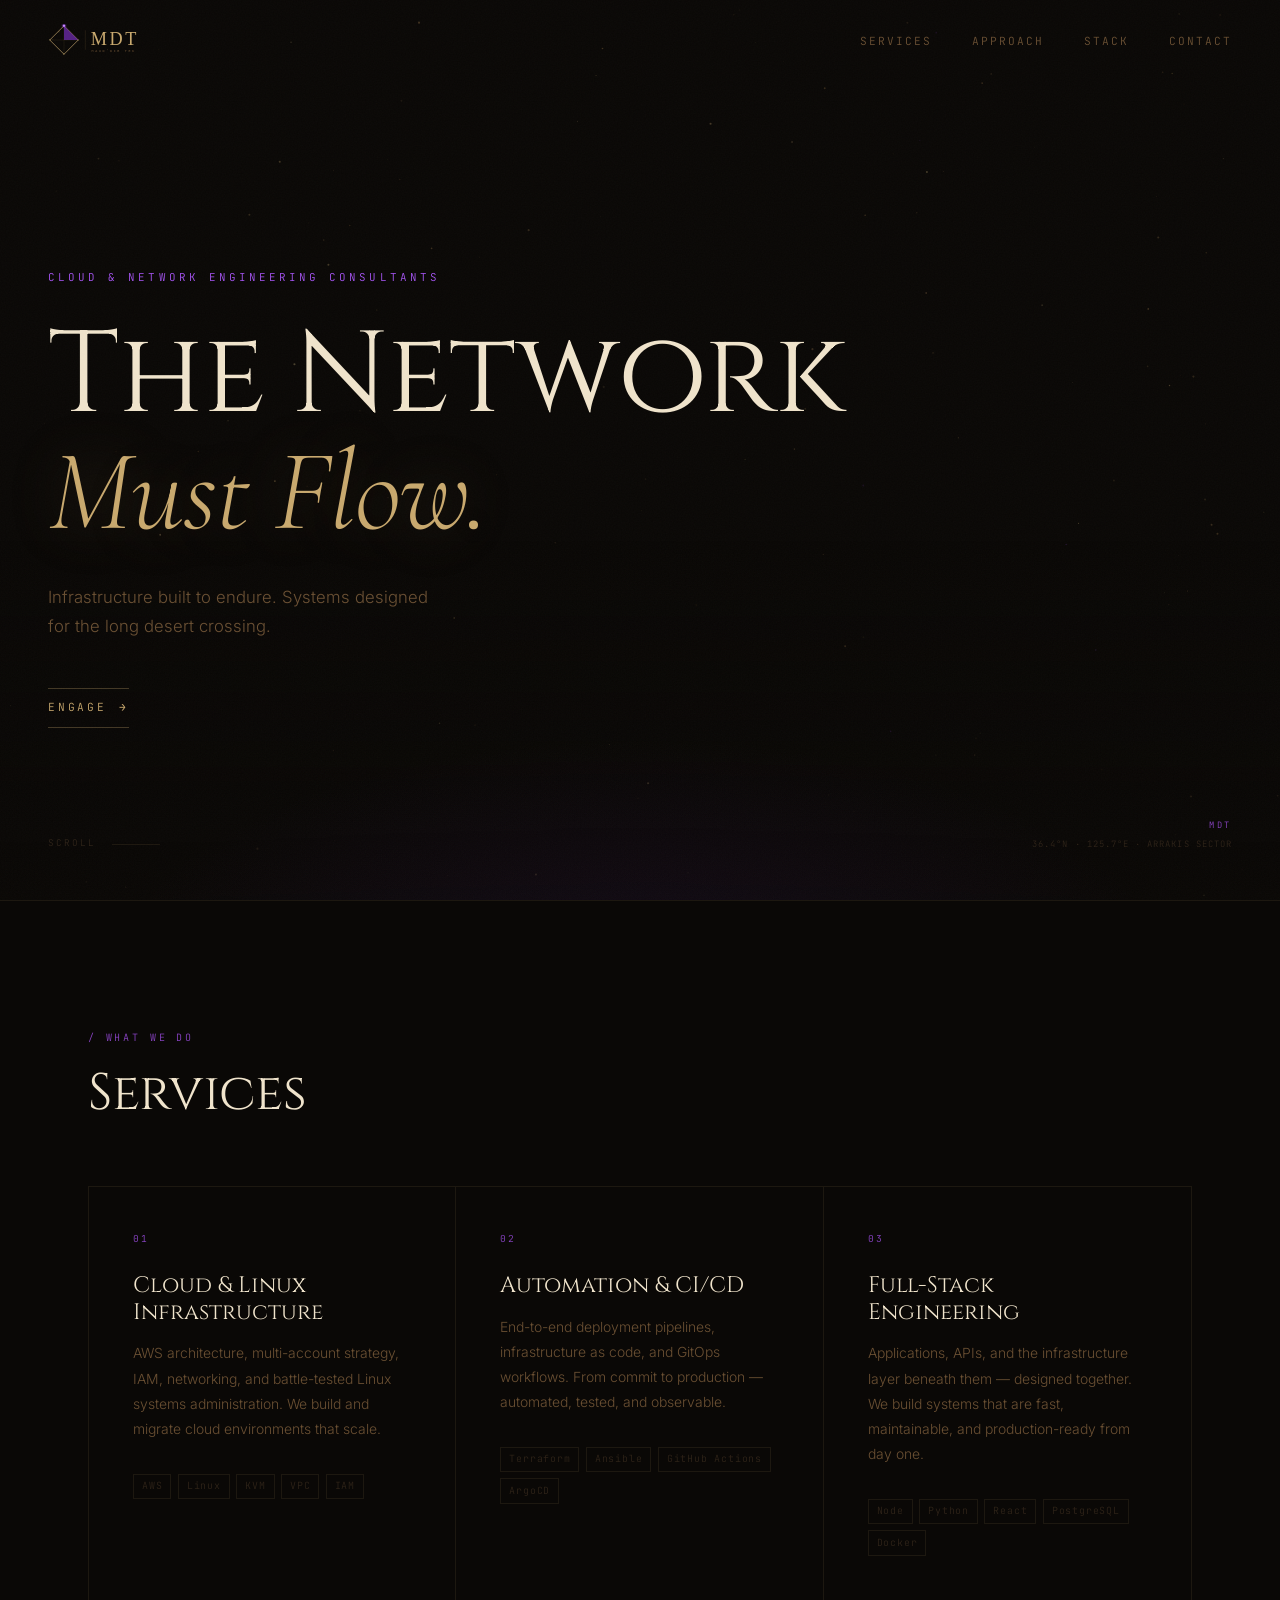
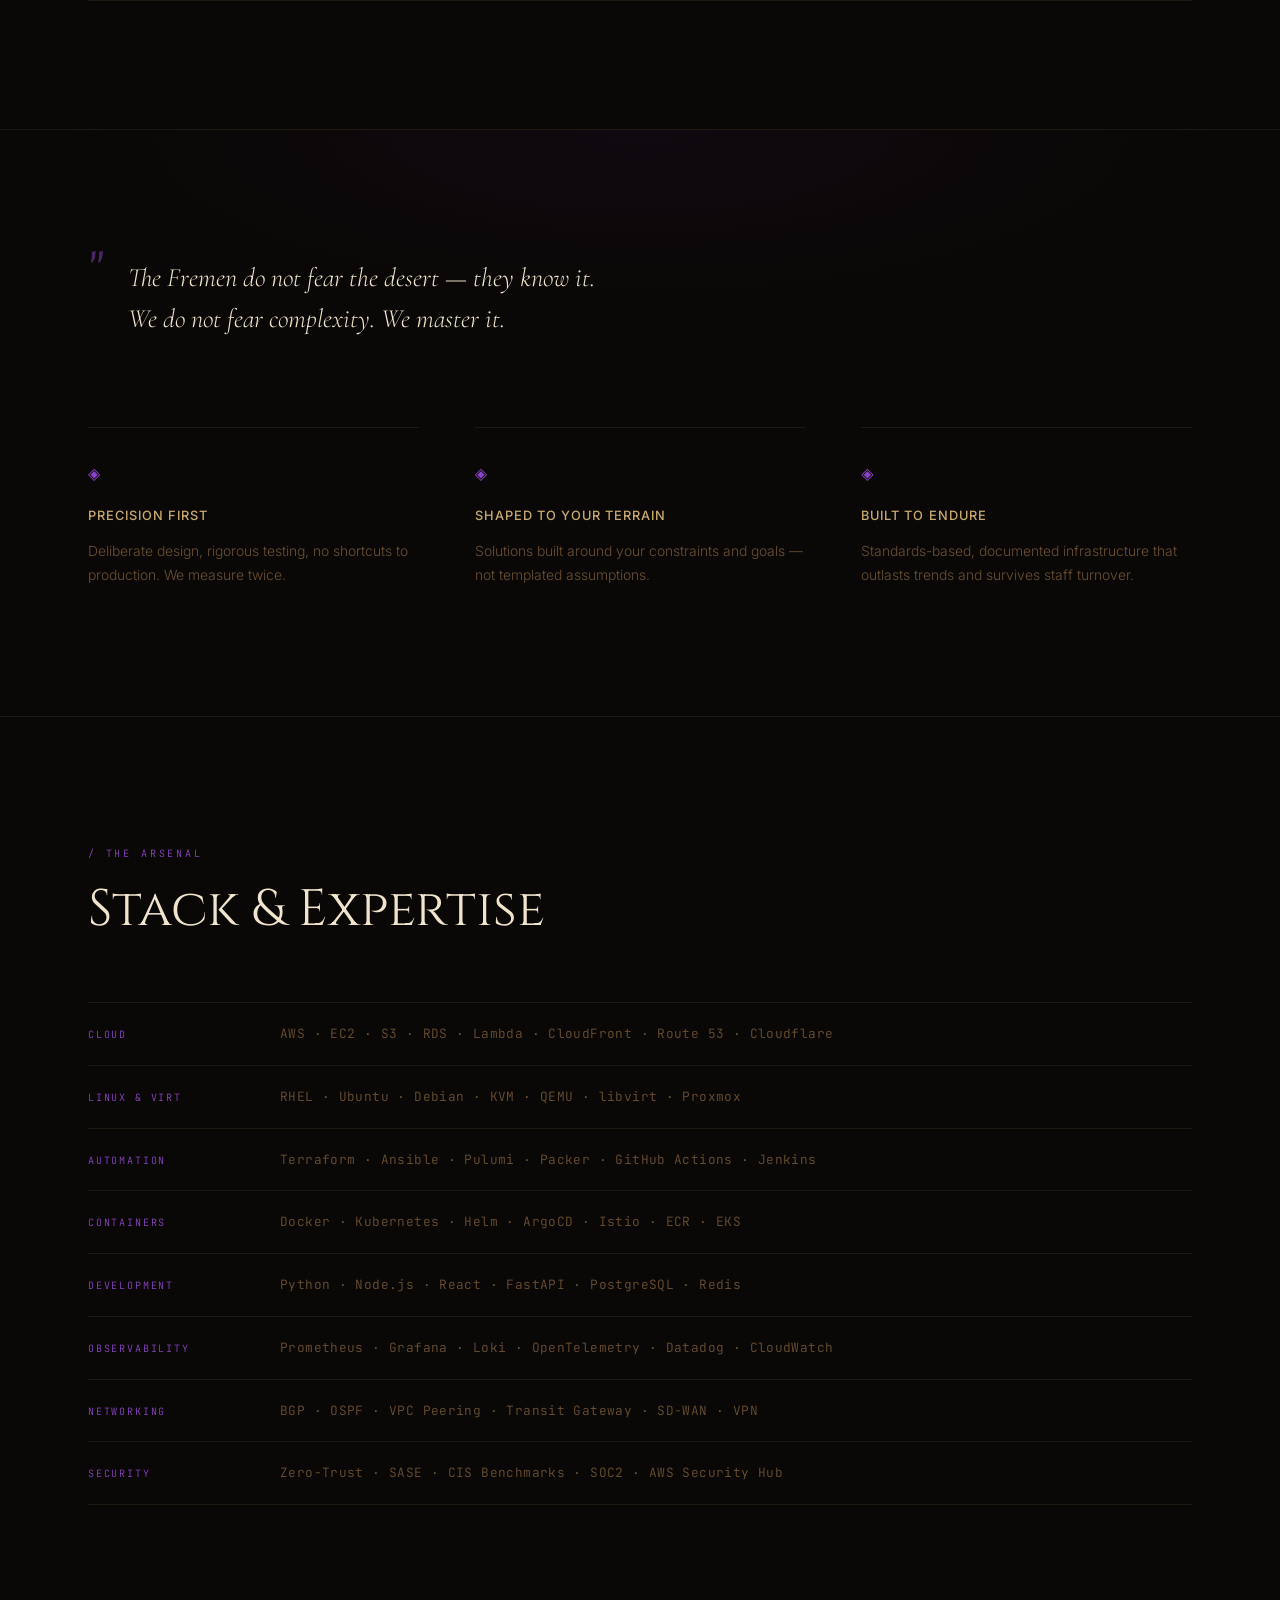
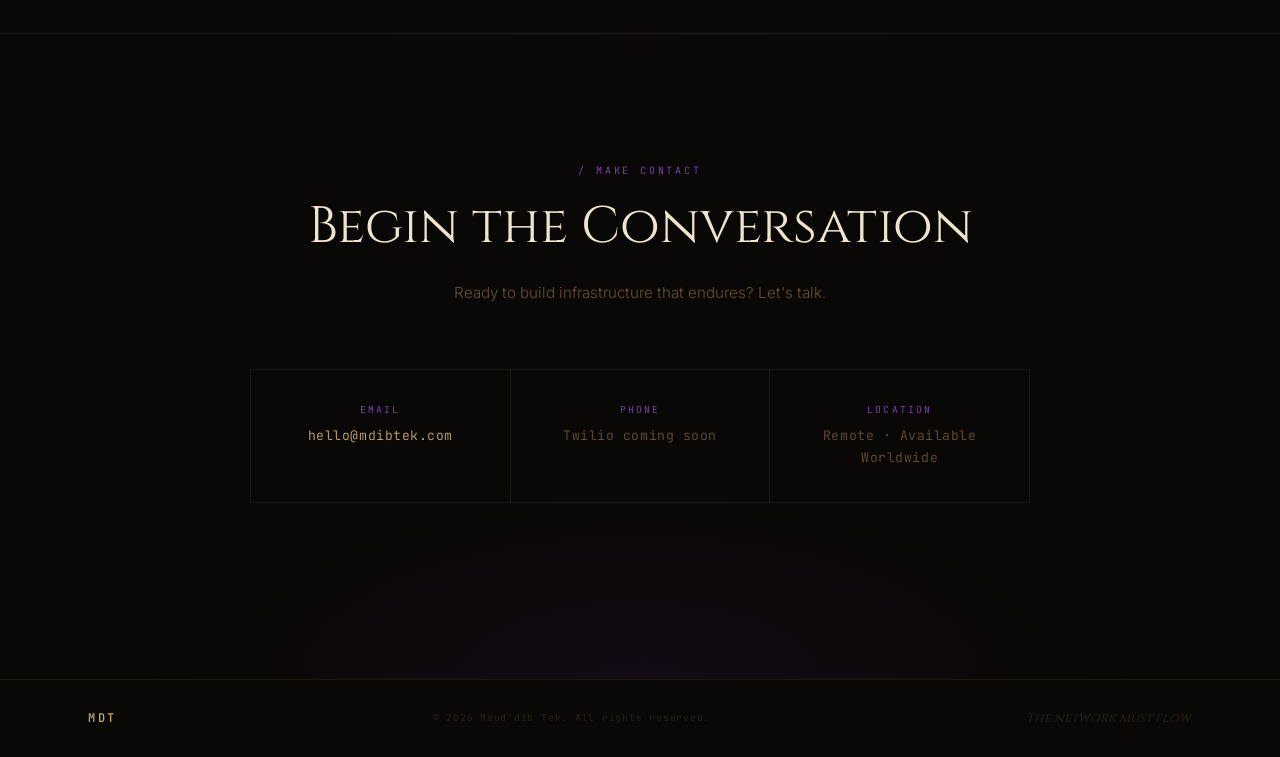
<file: index.html>
<!DOCTYPE html>
<html lang="en">
<head>
  <meta charset="UTF-8">
  <meta name="viewport" content="width=device-width, initial-scale=1.0">
  <meta name="description" content="MDT — Maud'dib Tek. Cloud, Linux, and network engineering consultants. The network must flow.">
  <meta property="og:title" content="MDT — Maud'dib Tek">
  <meta property="og:description" content="Cloud &amp; network engineering consultants. The network must flow.">
  <meta property="og:image" content="logo.svg">
  <title>MDT — Maud'dib Tek</title>
  <link rel="icon" href="favicon.svg" type="image/svg+xml">
  <link rel="preconnect" href="https://fonts.googleapis.com">
  <link rel="preconnect" href="https://fonts.gstatic.com" crossorigin>
  <link href="https://fonts.googleapis.com/css2?family=Cinzel:wght@700;900&family=Cormorant+Garamond:ital,wght@0,300;0,400;0,500;1,300;1,400&family=Inter:wght@300;400;500&family=JetBrains+Mono:wght@300;400;500&display=swap" rel="stylesheet">
  <link rel="stylesheet" href="style.css">
</head>
<body>

  <canvas id="sand-canvas" aria-hidden="true"></canvas>

  <!-- Navigation -->
  <nav id="nav">
    <div class="nav-inner">
      <a href="#" class="nav-logo" aria-label="MDT home">
        <img src="logo.svg" alt="MDT — Maud'dib Tek" class="nav-logo-img" height="36">
      </a>
      <button id="nav-toggle" class="nav-toggle" aria-label="Open menu" aria-expanded="false" aria-controls="nav-links">
        <span class="nav-toggle-bar"></span>
        <span class="nav-toggle-bar"></span>
        <span class="nav-toggle-bar"></span>
      </button>
      <ul id="nav-links" class="nav-links" role="list">
        <li><a href="#services">Services</a></li>
        <li><a href="#approach">Approach</a></li>
        <li><a href="#stack">Stack</a></li>
        <li><a href="#contact">Contact</a></li>
      </ul>
    </div>
  </nav>

  <!-- Hero -->
  <section id="hero" aria-label="Hero">
    <div class="hero-inner">
      <p class="hero-eyebrow">Cloud &amp; Network Engineering Consultants</p>
      <h1 class="hero-title">
        The Network<br><em>Must Flow.</em>
      </h1>
      <p class="hero-sub">
        Infrastructure built to endure. Systems designed for the long desert crossing.
      </p>
      <a href="#contact" class="btn-primary">Engage <span aria-hidden="true">→</span></a>
    </div>

    <div class="hero-coords" aria-hidden="true">
      <span class="coord-label">MDT</span>
      <span class="coord-val">36.4°N · 125.7°E · ARRAKIS SECTOR</span>
    </div>

    <div class="hero-scroll" aria-hidden="true">
      <span>scroll</span>
      <div class="scroll-bar"><div class="scroll-fill"></div></div>
    </div>
  </section>

  <!-- Services -->
  <section id="services" aria-labelledby="services-heading">
    <div class="section-inner">
      <p class="section-eyebrow reveal">/ what we do</p>
      <h2 id="services-heading" class="section-title reveal">Services</h2>
      <div class="services-grid">

        <article class="service-card reveal">
          <div class="card-num" aria-hidden="true">01</div>
          <h3>Cloud &amp; Linux Infrastructure</h3>
          <p>
            AWS architecture, multi-account strategy, IAM, networking, and battle-tested
            Linux systems administration. We build and migrate cloud environments that scale.
          </p>
          <ul class="tag-list" aria-label="Technologies">
            <li>AWS</li><li>Linux</li><li>KVM</li><li>VPC</li><li>IAM</li>
          </ul>
        </article>

        <article class="service-card reveal">
          <div class="card-num" aria-hidden="true">02</div>
          <h3>Automation &amp; CI/CD</h3>
          <p>
            End-to-end deployment pipelines, infrastructure as code, and GitOps workflows.
            From commit to production — automated, tested, and observable.
          </p>
          <ul class="tag-list" aria-label="Technologies">
            <li>Terraform</li><li>Ansible</li><li>GitHub Actions</li><li>ArgoCD</li>
          </ul>
        </article>

        <article class="service-card reveal">
          <div class="card-num" aria-hidden="true">03</div>
          <h3>Full-Stack Engineering</h3>
          <p>
            Applications, APIs, and the infrastructure layer beneath them — designed together.
            We build systems that are fast, maintainable, and production-ready from day one.
          </p>
          <ul class="tag-list" aria-label="Technologies">
            <li>Node</li><li>Python</li><li>React</li><li>PostgreSQL</li><li>Docker</li>
          </ul>
        </article>

      </div>
    </div>
  </section>

  <!-- Approach -->
  <section id="approach" aria-labelledby="approach-heading">
    <div class="section-inner">
      <div class="approach-quote reveal" aria-label="Company philosophy">
        <span class="quote-glyph" aria-hidden="true">"</span>
        <blockquote>
          The Fremen do not fear the desert — they know it.<br>
          We do not fear complexity. We master it.
        </blockquote>
      </div>

      <div class="approach-pillars">
        <div class="pillar reveal">
          <span class="pillar-mark" aria-hidden="true">◈</span>
          <h3>Precision First</h3>
          <p>Deliberate design, rigorous testing, no shortcuts to production. We measure twice.</p>
        </div>
        <div class="pillar reveal">
          <span class="pillar-mark" aria-hidden="true">◈</span>
          <h3>Shaped to Your Terrain</h3>
          <p>Solutions built around your constraints and goals — not templated assumptions.</p>
        </div>
        <div class="pillar reveal">
          <span class="pillar-mark" aria-hidden="true">◈</span>
          <h3>Built to Endure</h3>
          <p>Standards-based, documented infrastructure that outlasts trends and survives staff turnover.</p>
        </div>
      </div>
    </div>
  </section>

  <!-- Stack -->
  <section id="stack" aria-labelledby="stack-heading">
    <div class="section-inner">
      <p class="section-eyebrow reveal">/ the arsenal</p>
      <h2 id="stack-heading" class="section-title reveal">Stack &amp; Expertise</h2>
      <div class="stack-grid">
        <div class="stack-row reveal">
          <span class="stack-cat">Cloud</span>
          <span class="stack-items">AWS · EC2 · S3 · RDS · Lambda · CloudFront · Route 53 · Cloudflare</span>
        </div>
        <div class="stack-row reveal">
          <span class="stack-cat">Linux &amp; Virt</span>
          <span class="stack-items">RHEL · Ubuntu · Debian · KVM · QEMU · libvirt · Proxmox</span>
        </div>
        <div class="stack-row reveal">
          <span class="stack-cat">Automation</span>
          <span class="stack-items">Terraform · Ansible · Pulumi · Packer · GitHub Actions · Jenkins</span>
        </div>
        <div class="stack-row reveal">
          <span class="stack-cat">Containers</span>
          <span class="stack-items">Docker · Kubernetes · Helm · ArgoCD · Istio · ECR · EKS</span>
        </div>
        <div class="stack-row reveal">
          <span class="stack-cat">Development</span>
          <span class="stack-items">Python · Node.js · React · FastAPI · PostgreSQL · Redis</span>
        </div>
        <div class="stack-row reveal">
          <span class="stack-cat">Observability</span>
          <span class="stack-items">Prometheus · Grafana · Loki · OpenTelemetry · Datadog · CloudWatch</span>
        </div>
        <div class="stack-row reveal">
          <span class="stack-cat">Networking</span>
          <span class="stack-items">BGP · OSPF · VPC Peering · Transit Gateway · SD-WAN · VPN</span>
        </div>
        <div class="stack-row reveal">
          <span class="stack-cat">Security</span>
          <span class="stack-items">Zero-Trust · SASE · CIS Benchmarks · SOC2 · AWS Security Hub</span>
        </div>
      </div>
    </div>
  </section>

  <!-- Contact -->
  <section id="contact" aria-labelledby="contact-heading">
    <div class="section-inner">
      <p class="section-eyebrow reveal">/ make contact</p>
      <h2 id="contact-heading" class="section-title reveal">Begin the Conversation</h2>
      <p class="contact-sub reveal">
        Ready to build infrastructure that endures? Let's talk.
      </p>

      <div class="contact-block reveal">
        <div class="contact-item">
          <span class="contact-label">Email</span>
          <a href="mailto:hello@mdibtek.com" class="contact-val">hello@mdibtek.com</a>
        </div>
        <div class="contact-divider" aria-hidden="true"></div>
        <div class="contact-item">
          <span class="contact-label">Phone</span>
          <span class="contact-val contact-plain">Twilio coming soon</span>
        </div>
        <div class="contact-divider" aria-hidden="true"></div>
        <div class="contact-item">
          <span class="contact-label">Location</span>
          <span class="contact-val contact-plain">Remote · Available Worldwide</span>
        </div>
      </div>
    </div>
  </section>

  <!-- Footer -->
  <footer>
    <div class="footer-inner">
      <span class="footer-logo">MDT</span>
      <span class="footer-copy">© 2026 Maud'dib Tek. All rights reserved.</span>
      <span class="footer-tag" aria-hidden="true">The network must flow.</span>
    </div>
  </footer>

  <script src="script.js"></script>
</body>
</html>
</file>
<file: style.css>
/* ═══════════════════════════════════════════════════════
   MDT — MAUD'DIB TEK
   Arrakis Design System · Sand & Spice
   ═══════════════════════════════════════════════════════ */

:root {
  /* Sand palette — primary */
  --sand-00: #0A0806;
  --sand-01: #141009;
  --sand-02: #1E180F;
  --sand-03: #2E2318;
  --sand-04: #6B5033;
  --sand-05: #A8824F;
  --sand-06: #C9A96E;
  --sand-07: #DEC898;
  --sand-08: #F0E4CC;
  --sand-09: #FAF5EE;

  /* Spice purple — accent only */
  --spice-deep:  #3D1260;
  --spice:       #6527A0;
  --spice-mid:   #8B44C7;
  --spice-glow:  #A855F7;
  --spice-pale:  #D8B4FE;

  /* Semantic */
  --bg:           var(--sand-00);
  --surface:      var(--sand-01);
  --border:       rgba(201, 169, 110, 0.1);
  --border-hover: rgba(201, 169, 110, 0.25);
  --text-hi:      var(--sand-08);
  --text-mid:     var(--sand-06);
  --text-lo:      var(--sand-04);
  --text-dim:     var(--sand-03);
  --accent:       var(--spice);
  --accent-glow:  var(--spice-glow);

  /* Typography */
  --serif:  'Cinzel', 'Georgia', serif;
  --sans:   'Inter', system-ui, sans-serif;
  --mono:   'JetBrains Mono', 'Courier New', monospace;

  /* Spacing */
  --gutter: clamp(1.5rem, 5vw, 3rem);
  --section-v: clamp(5rem, 10vw, 9rem);
}

/* ── Reset ── */
*, *::before, *::after { box-sizing: border-box; margin: 0; padding: 0; }
html { scroll-behavior: smooth; font-size: 16px; }
ul[role="list"] { list-style: none; }
a { color: inherit; text-decoration: none; }
img { display: block; max-width: 100%; }

/* ── Body ── */
body {
  background-color: var(--bg);
  color: var(--text-hi);
  font-family: var(--sans);
  font-weight: 300;
  line-height: 1.7;
  overflow-x: hidden;
}

/* Grain overlay */
body::after {
  content: '';
  position: fixed;
  inset: 0;
  background-image: url("data:image/svg+xml,%3Csvg xmlns='http://www.w3.org/2000/svg' width='300' height='300'%3E%3Cfilter id='n'%3E%3CfeTurbulence type='fractalNoise' baseFrequency='0.75' numOctaves='4' stitchTiles='stitch'/%3E%3C/filter%3E%3Crect width='300' height='300' filter='url(%23n)' opacity='1'/%3E%3C/svg%3E");
  opacity: 0.028;
  pointer-events: none;
  z-index: 9000;
}

/* ── Canvas ── */
#sand-canvas {
  position: fixed;
  inset: 0;
  width: 100%;
  height: 100%;
  pointer-events: none;
  z-index: 0;
}

/* ── Layout helpers ── */
.section-inner {
  position: relative;
  z-index: 1;
  max-width: 1200px;
  margin: 0 auto;
  padding: var(--section-v) var(--gutter);
}

/* ══════════════════════════════════════════════════════
   NAVIGATION
   ══════════════════════════════════════════════════════ */
#nav {
  position: fixed;
  top: 0; left: 0; right: 0;
  z-index: 100;
  padding: 1.5rem var(--gutter);
  transition: background 0.4s, backdrop-filter 0.4s, border-color 0.4s;
  border-bottom: 1px solid transparent;
}

#nav.scrolled {
  background: rgba(10, 8, 6, 0.88);
  backdrop-filter: blur(16px);
  -webkit-backdrop-filter: blur(16px);
  border-color: var(--border);
}

.nav-inner {
  max-width: 1200px;
  margin: 0 auto;
  display: flex;
  align-items: center;
  justify-content: space-between;
}

.nav-logo {
  display: flex;
  align-items: center;
  gap: 0.75rem;
}


.nav-logo-img {
  height: 32px;
  width: auto;
  display: block;
}

.nav-links {
  display: flex;
  gap: 2.5rem;
}

.nav-links a {
  font-family: var(--mono);
  font-size: 0.7rem;
  letter-spacing: 0.18em;
  text-transform: uppercase;
  color: var(--text-lo);
  transition: color 0.2s;
}

.nav-links a:hover { color: var(--sand-06); }

/* Mobile hamburger toggle */
.nav-toggle {
  display: none;
  background: none;
  border: 0;
  padding: 0.5rem;
  cursor: pointer;
  width: 40px;
  height: 40px;
  flex-direction: column;
  align-items: center;
  justify-content: center;
  gap: 5px;
}

.nav-toggle-bar {
  display: block;
  width: 22px;
  height: 1.5px;
  background: var(--sand-06);
  transition: transform 0.3s ease, opacity 0.2s ease, background 0.2s;
}

.nav-toggle:hover .nav-toggle-bar { background: var(--spice-glow); }

.nav-toggle[aria-expanded="true"] .nav-toggle-bar:nth-child(1) {
  transform: translateY(6.5px) rotate(45deg);
}
.nav-toggle[aria-expanded="true"] .nav-toggle-bar:nth-child(2) {
  opacity: 0;
}
.nav-toggle[aria-expanded="true"] .nav-toggle-bar:nth-child(3) {
  transform: translateY(-6.5px) rotate(-45deg);
}

/* ══════════════════════════════════════════════════════
   HERO
   ══════════════════════════════════════════════════════ */
#hero {
  position: relative;
  z-index: 1;
  min-height: 100svh;
  display: flex;
  align-items: center;
  padding: 0 var(--gutter);
  /* Faint spice aurora at bottom */
  background:
    radial-gradient(ellipse 60% 40% at 50% 110%, rgba(101, 39, 160, 0.12) 0%, transparent 70%),
    linear-gradient(180deg, transparent 60%, rgba(10, 8, 6, 0.6) 100%);
}

.hero-inner {
  max-width: 1200px;
  width: 100%;
  margin: 0 auto;
  padding-top: 6rem;
}

.hero-eyebrow {
  font-family: var(--mono);
  font-size: 0.68rem;
  letter-spacing: 0.28em;
  text-transform: uppercase;
  color: var(--spice-glow);
  margin-bottom: 2rem;
  opacity: 0;
  animation: fade-up 0.7s ease 0.2s forwards;
}

.hero-title {
  font-family: var(--serif);
  font-size: clamp(3.25rem, 9vw, 7.5rem);
  font-weight: 300;
  line-height: 1.0;
  letter-spacing: -0.01em;
  color: var(--text-hi);
  margin-bottom: 2rem;
  opacity: 0;
  animation: fade-up 0.7s ease 0.4s forwards;
}

.hero-title em {
  font-family: 'Cormorant Garamond', serif;
  font-style: italic;
  font-weight: 300;
  color: var(--sand-06);
  text-shadow: 0 0 60px rgba(201, 169, 110, 0.25);
}

.hero-sub {
  font-size: clamp(0.9rem, 1.5vw, 1.05rem);
  color: var(--text-lo);
  max-width: 400px;
  margin-bottom: 3rem;
  opacity: 0;
  animation: fade-up 0.7s ease 0.6s forwards;
}

.btn-primary {
  display: inline-flex;
  align-items: center;
  gap: 0.75rem;
  font-family: var(--mono);
  font-size: 0.7rem;
  letter-spacing: 0.25em;
  text-transform: uppercase;
  color: var(--sand-06);
  position: relative;
  padding: 0.65rem 0;
  opacity: 0;
  animation: fade-up 0.7s ease 0.8s forwards;
  transition: color 0.25s, gap 0.2s;
}

.btn-primary::before,
.btn-primary::after {
  content: '';
  position: absolute;
  left: 0; right: 0;
  height: 1px;
  transition: background 0.3s, box-shadow 0.3s;
}

.btn-primary::before {
  top: 0;
  background: rgba(201, 169, 110, 0.3);
}

.btn-primary::after {
  bottom: 0;
  background: rgba(201, 169, 110, 0.3);
}

.btn-primary:hover {
  color: var(--sand-08);
  gap: 1.1rem;
}

.btn-primary:hover::before,
.btn-primary:hover::after {
  background: var(--spice-glow);
  box-shadow: 0 0 10px rgba(168, 85, 247, 0.35);
}

/* Hero coordinates */
.hero-coords {
  position: absolute;
  bottom: 3rem;
  right: var(--gutter);
  display: flex;
  flex-direction: column;
  align-items: flex-end;
  gap: 0.25rem;
  opacity: 0;
  animation: fade-in 1s ease 1.4s forwards;
}

.coord-label {
  font-family: var(--mono);
  font-size: 0.55rem;
  letter-spacing: 0.3em;
  text-transform: uppercase;
  color: var(--spice-mid);
}

.coord-val {
  font-family: var(--mono);
  font-size: 0.55rem;
  letter-spacing: 0.12em;
  color: var(--text-dim);
}

/* Scroll hint */
.hero-scroll {
  position: absolute;
  bottom: 3rem;
  left: var(--gutter);
  display: flex;
  align-items: center;
  gap: 1rem;
  opacity: 0;
  animation: fade-in 1s ease 1.6s forwards;
}

.hero-scroll span {
  font-family: var(--mono);
  font-size: 0.58rem;
  letter-spacing: 0.22em;
  text-transform: uppercase;
  color: var(--text-dim);
}

.scroll-bar {
  width: 48px;
  height: 1px;
  background: var(--border);
  overflow: hidden;
}

.scroll-fill {
  width: 100%;
  height: 100%;
  background: var(--spice-mid);
  transform: translateX(-100%);
  animation: scan 2.5s ease-in-out infinite 2s;
}

/* ══════════════════════════════════════════════════════
   SERVICES
   ══════════════════════════════════════════════════════ */
#services {
  border-top: 1px solid var(--border);
  position: relative;
  z-index: 1;
}

.section-eyebrow {
  display: block;
  font-family: var(--mono);
  font-size: 0.63rem;
  letter-spacing: 0.28em;
  text-transform: uppercase;
  color: var(--spice-mid);
  margin-bottom: 1.25rem;
}

.section-title {
  font-family: var(--serif);
  font-size: clamp(2rem, 4vw, 3.25rem);
  font-weight: 300;
  color: var(--text-hi);
  margin-bottom: 4rem;
  line-height: 1.1;
}

.services-grid {
  display: grid;
  grid-template-columns: repeat(3, 1fr);
  border: 1px solid var(--border);
}

.service-card {
  padding: clamp(2rem, 4vw, 2.75rem);
  border-right: 1px solid var(--border);
  position: relative;
  overflow: hidden;
  transition: background 0.3s;
}

.service-card:last-child { border-right: none; }

/* Spice bar on hover */
.service-card::before {
  content: '';
  position: absolute;
  top: 0; left: 0; right: 0;
  height: 2px;
  background: linear-gradient(90deg, transparent, var(--spice-glow), transparent);
  transform: scaleX(0);
  transition: transform 0.45s ease;
}

.service-card:hover::before { transform: scaleX(1); }
.service-card:hover { background: rgba(101, 39, 160, 0.04); }

.card-num {
  font-family: var(--mono);
  font-size: 0.6rem;
  letter-spacing: 0.2em;
  color: var(--spice-mid);
  margin-bottom: 1.5rem;
}

.service-card h3 {
  font-family: var(--serif);
  font-size: 1.4rem;
  font-weight: 400;
  color: var(--text-hi);
  margin-bottom: 1rem;
  line-height: 1.2;
}

.service-card p {
  font-size: 0.87rem;
  color: var(--text-lo);
  line-height: 1.8;
  margin-bottom: 2rem;
}

.tag-list {
  list-style: none;
  display: flex;
  flex-wrap: wrap;
  gap: 0.4rem;
}

.tag-list li {
  font-family: var(--mono);
  font-size: 0.62rem;
  letter-spacing: 0.08em;
  color: var(--text-dim);
  border: 1px solid var(--border);
  padding: 0.2rem 0.5rem;
  transition: color 0.2s, border-color 0.2s;
}

.service-card:hover .tag-list li {
  color: var(--spice-pale);
  border-color: rgba(168, 85, 247, 0.25);
}

/* ══════════════════════════════════════════════════════
   APPROACH
   ══════════════════════════════════════════════════════ */
#approach {
  border-top: 1px solid var(--border);
  position: relative;
  z-index: 1;
  background: radial-gradient(ellipse 70% 50% at 50% 0%, rgba(101, 39, 160, 0.07) 0%, transparent 65%);
}

.approach-quote {
  position: relative;
  padding-left: 2.5rem;
  margin-bottom: 5.5rem;
}

.quote-glyph {
  position: absolute;
  left: 0;
  top: -0.75rem;
  font-family: var(--serif);
  font-size: 3.5rem;
  line-height: 1;
  color: var(--spice-mid);
  opacity: 0.5;
}

blockquote {
  font-family: 'Cormorant Garamond', serif;
  font-size: clamp(1.2rem, 2.5vw, 1.65rem);
  font-style: italic;
  font-weight: 300;
  color: var(--text-hi);
  line-height: 1.55;
  max-width: 680px;
}

.approach-pillars {
  display: grid;
  grid-template-columns: repeat(3, 1fr);
  gap: 3.5rem;
}

.pillar {
  border-top: 1px solid var(--border);
  padding-top: 2rem;
  transition: border-color 0.3s;
}

.pillar:hover { border-color: rgba(168, 85, 247, 0.3); }

.pillar-mark {
  display: block;
  font-size: 1rem;
  color: var(--spice-mid);
  margin-bottom: 1.1rem;
}

.pillar h3 {
  font-family: var(--sans);
  font-size: 0.8rem;
  font-weight: 500;
  letter-spacing: 0.08em;
  text-transform: uppercase;
  color: var(--sand-06);
  margin-bottom: 0.75rem;
}

.pillar p {
  font-size: 0.87rem;
  color: var(--text-lo);
  line-height: 1.75;
}

/* ══════════════════════════════════════════════════════
   STACK
   ══════════════════════════════════════════════════════ */
#stack {
  border-top: 1px solid var(--border);
  position: relative;
  z-index: 1;
}

.stack-grid {
  display: flex;
  flex-direction: column;
}

.stack-row {
  display: grid;
  grid-template-columns: 10rem 1fr;
  gap: 2rem;
  align-items: baseline;
  padding: 1.25rem 0;
  border-bottom: 1px solid var(--border);
  transition: background 0.2s;
}

.stack-row:first-child { border-top: 1px solid var(--border); }

.stack-row:hover {
  background: rgba(201, 169, 110, 0.02);
}

.stack-cat {
  font-family: var(--mono);
  font-size: 0.63rem;
  letter-spacing: 0.18em;
  text-transform: uppercase;
  color: var(--spice-mid);
  white-space: nowrap;
}

.stack-items {
  font-family: var(--mono);
  font-size: 0.8rem;
  color: var(--text-lo);
  letter-spacing: 0.03em;
}

/* ══════════════════════════════════════════════════════
   CONTACT
   ══════════════════════════════════════════════════════ */
#contact {
  border-top: 1px solid var(--border);
  position: relative;
  z-index: 1;
  background: radial-gradient(ellipse 60% 50% at 50% 100%, rgba(101, 39, 160, 0.1) 0%, transparent 65%);
}

#contact .section-inner {
  text-align: center;
}

#contact .section-eyebrow { display: block; }
#contact .section-title { margin-left: auto; margin-right: auto; }

.contact-sub {
  font-size: 0.95rem;
  color: var(--text-lo);
  margin-top: -2.5rem;
  margin-bottom: 4rem;
}

.contact-block {
  display: flex;
  align-items: stretch;
  justify-content: center;
  gap: 0;
  border: 1px solid var(--border);
  max-width: 780px;
  margin: 0 auto 3rem;
}

.contact-item {
  flex: 1;
  display: flex;
  flex-direction: column;
  gap: 0.4rem;
  padding: 2rem;
}

.contact-divider {
  width: 1px;
  background: var(--border);
  flex-shrink: 0;
}

.contact-label {
  font-family: var(--mono);
  font-size: 0.6rem;
  letter-spacing: 0.22em;
  text-transform: uppercase;
  color: var(--spice-mid);
}

.contact-val {
  font-family: var(--mono);
  font-size: 0.82rem;
  color: var(--sand-06);
  letter-spacing: 0.04em;
  transition: color 0.2s;
}

a.contact-val:hover { color: var(--sand-08); }

.contact-plain { color: var(--text-lo); cursor: default; }

/* ══════════════════════════════════════════════════════
   FOOTER
   ══════════════════════════════════════════════════════ */
footer {
  position: relative;
  z-index: 1;
  border-top: 1px solid var(--border);
}

.footer-inner {
  max-width: 1200px;
  margin: 0 auto;
  padding: 1.75rem var(--gutter);
  display: flex;
  align-items: center;
  justify-content: space-between;
  gap: 1rem;
}

.footer-logo {
  font-family: var(--mono);
  font-size: 0.75rem;
  font-weight: 500;
  letter-spacing: 0.22em;
  color: var(--sand-06);
}

.footer-copy {
  font-family: var(--mono);
  font-size: 0.6rem;
  letter-spacing: 0.08em;
  color: var(--text-dim);
}

.footer-tag {
  font-family: var(--serif);
  font-size: 0.8rem;
  font-style: italic;
  color: var(--text-dim);
}

/* ══════════════════════════════════════════════════════
   ANIMATIONS
   ══════════════════════════════════════════════════════ */
@keyframes fade-up {
  from { opacity: 0; transform: translateY(22px); }
  to   { opacity: 1; transform: translateY(0); }
}

@keyframes fade-in {
  from { opacity: 0; }
  to   { opacity: 1; }
}

@keyframes scan {
  0%   { transform: translateX(-100%); }
  100% { transform: translateX(100%); }
}

/* Scroll reveal */
.reveal {
  opacity: 0;
  transform: translateY(28px);
  transition: opacity 0.65s ease, transform 0.65s ease;
}

.reveal.visible {
  opacity: 1;
  transform: translateY(0);
}

/* Stagger siblings */
.service-card.reveal:nth-child(2) { transition-delay: 0.1s; }
.service-card.reveal:nth-child(3) { transition-delay: 0.2s; }
.pillar.reveal:nth-child(2) { transition-delay: 0.1s; }
.pillar.reveal:nth-child(3) { transition-delay: 0.2s; }
.stack-row.reveal:nth-child(2)  { transition-delay: 0.05s; }
.stack-row.reveal:nth-child(3)  { transition-delay: 0.10s; }
.stack-row.reveal:nth-child(4)  { transition-delay: 0.15s; }
.stack-row.reveal:nth-child(5)  { transition-delay: 0.20s; }
.stack-row.reveal:nth-child(6)  { transition-delay: 0.25s; }
.stack-row.reveal:nth-child(7)  { transition-delay: 0.30s; }
.stack-row.reveal:nth-child(8)  { transition-delay: 0.35s; }

/* ══════════════════════════════════════════════════════
   RESPONSIVE
   ══════════════════════════════════════════════════════ */
@media (max-width: 900px) {
  .nav-logo-img { height: 28px; }
  .nav-links { gap: 1.5rem; }

  .hero-coords { display: none; }

  .services-grid { grid-template-columns: 1fr; }
  .service-card {
    border-right: none;
    border-bottom: 1px solid var(--border);
  }
  .service-card:last-child { border-bottom: none; }

  .approach-pillars { grid-template-columns: 1fr; gap: 2rem; }

  .stack-row { grid-template-columns: 7rem 1fr; gap: 1rem; }

  .contact-block {
    flex-direction: column;
    text-align: left;
  }
  .contact-divider { width: 100%; height: 1px; }

  .footer-inner { flex-direction: column; text-align: center; gap: 0.5rem; }
  .footer-tag { display: none; }
}

@media (max-width: 600px) {
  .nav-toggle { display: flex; }

  .nav-links {
    position: absolute;
    top: 100%;
    left: 0;
    right: 0;
    flex-direction: column;
    gap: 0;
    background: rgba(10, 8, 6, 0.96);
    backdrop-filter: blur(16px);
    -webkit-backdrop-filter: blur(16px);
    border-top: 1px solid var(--border);
    border-bottom: 1px solid var(--border);
    padding: 0.5rem 0;
    transform: translateY(-8px);
    opacity: 0;
    pointer-events: none;
    transition: opacity 0.25s ease, transform 0.25s ease;
  }

  .nav-links.open {
    opacity: 1;
    transform: translateY(0);
    pointer-events: auto;
  }

  .nav-links li {
    width: 100%;
  }

  .nav-links a {
    display: block;
    padding: 0.85rem var(--gutter);
    font-size: 0.75rem;
  }

  .approach-quote { padding-left: 1.75rem; }

  blockquote { font-size: 1.1rem; }

  .stack-row { grid-template-columns: 1fr; gap: 0.25rem; }
  .stack-cat { color: var(--spice-mid); }
}

/* ── Reduced motion ── */
@media (prefers-reduced-motion: reduce) {
  *, *::before, *::after {
    animation-duration: 0.001ms !important;
    animation-iteration-count: 1 !important;
    transition-duration: 0.001ms !important;
    scroll-behavior: auto !important;
  }

  #sand-canvas { display: none; }

  .reveal {
    opacity: 1 !important;
    transform: none !important;
  }
}

/* ── Focus styles ── */
:focus-visible {
  outline: 2px solid var(--spice-glow);
  outline-offset: 3px;
  border-radius: 2px;
}
</file>
